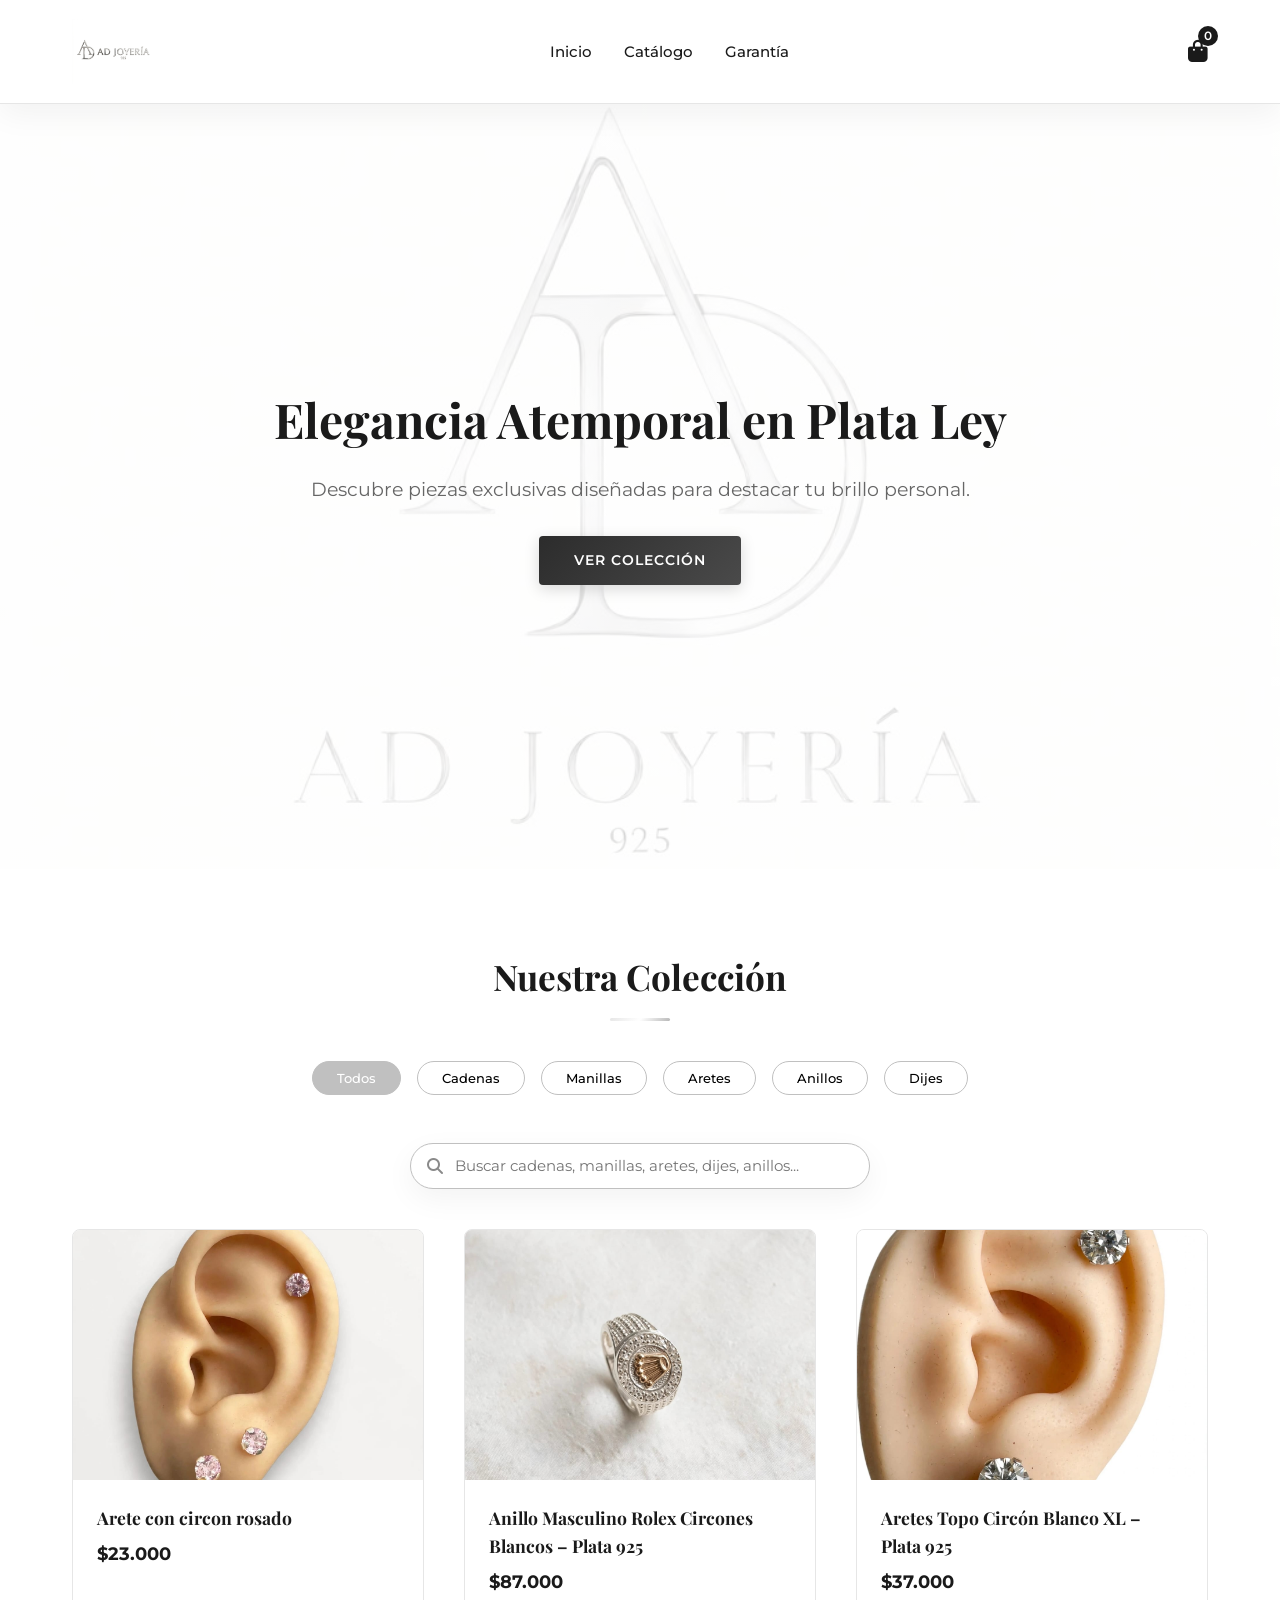
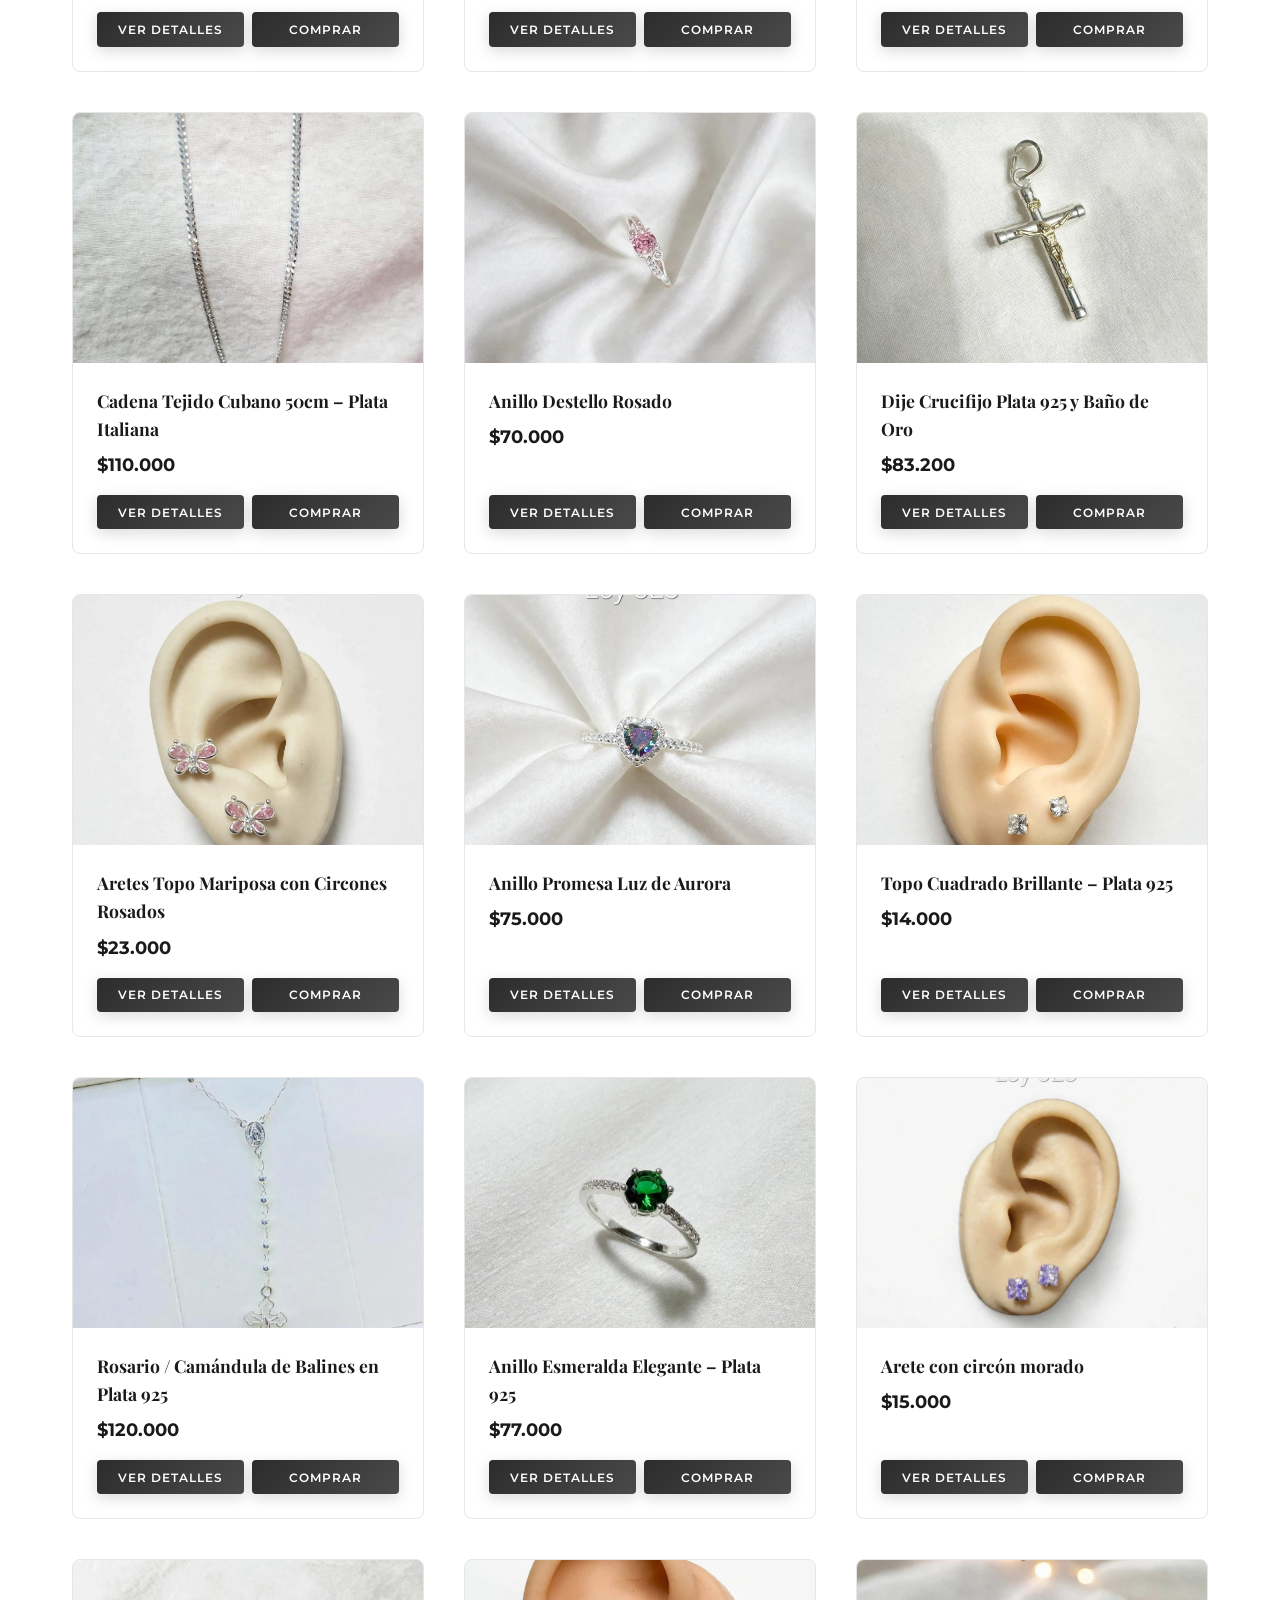
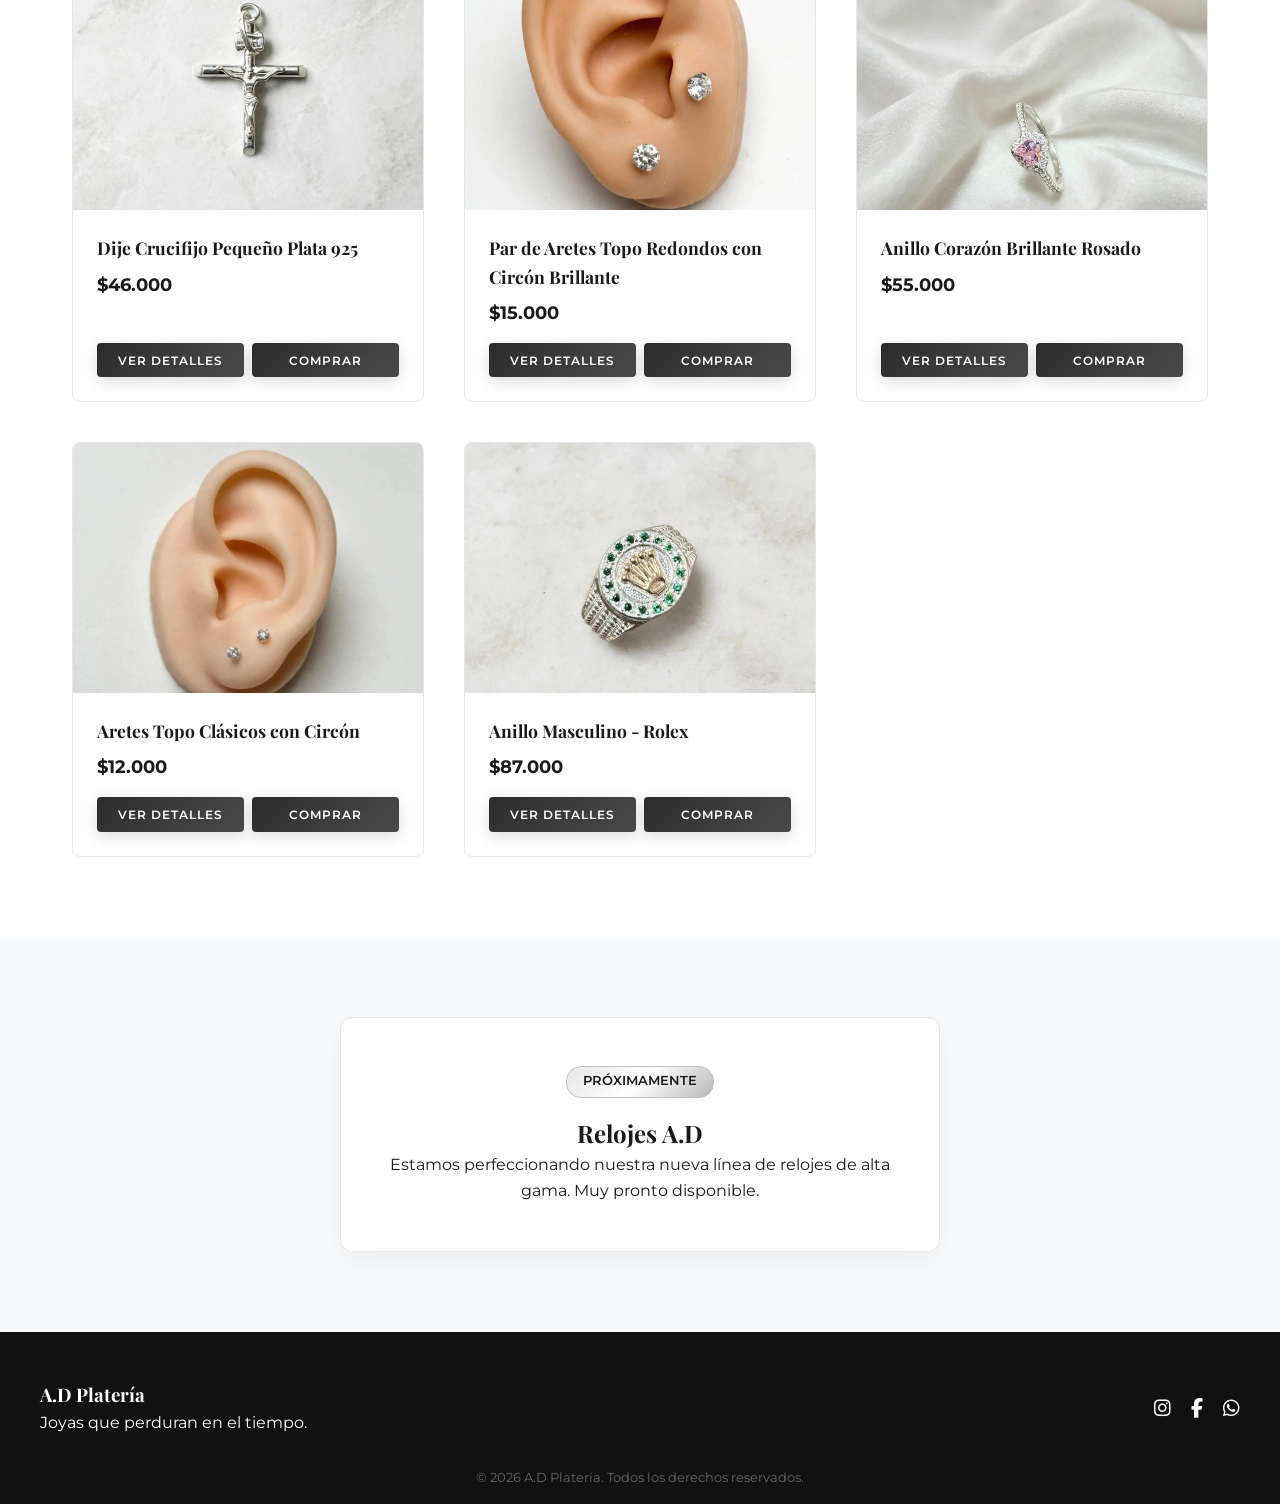
<file: index.html>
<!DOCTYPE html>
<html lang="es">
<head>
    <meta charset="UTF-8">
    <meta name="viewport" content="width=device-width, initial-scale=1.0">
    <title>A.D Platería | Joyería Fina en Plata Ley</title>
    <!-- Google Fonts -->
    <link rel="preconnect" href="https://fonts.googleapis.com">
    <link rel="preconnect" href="https://fonts.gstatic.com" crossorigin>
    <link href="https://fonts.googleapis.com/css2?family=Montserrat:wght@300;400;500;600;700&family=Playfair+Display:ital,wght@0,400;0,600;0,700;1,400&display=swap" rel="stylesheet">
    <!-- FontAwesome Íconos -->
    <link rel="stylesheet" href="https://cdnjs.cloudflare.com/ajax/libs/font-awesome/6.4.0/css/all.min.css">
    <link rel="stylesheet" href="style.css">
</head>
<body>

    <!-- Header / Navbar Sticky con Logo en Imagen -->
    <header class="header">
        <nav class="nav-container">
            <a href="#" class="logo-link">
                <img src="logo.png/Gemini_Generated_Image_99e41o99e41o99e4.jpg" alt="A.D Platería Logo" class="logo-img">
            </a>
            <ul class="nav-links">
                <li><a href="#inicio">Inicio</a></li>
                <li><a href="#catalogo">Catálogo</a></li>
                
                <li><a href="garantia.html">Garantía</a></li>
            </ul>
            <div class="cart-icon-wrapper" id="cart-toggle" title="Ver Carrito">
                <i class="fa-solid fa-bag-shopping"></i>
                <span class="cart-count" id="cart-count">0</span>
            </div>
        </nav>
    </header>

    <!-- Hero Section -->
    <section id="inicio" class="hero">
        <div class="hero-content fade-in-element">
            <h1>Elegancia Atemporal en Plata Ley</h1>
            <p>Descubre piezas exclusivas diseñadas para destacar tu brillo personal.</p>
            <a href="#catalogo" class="btn btn-silver">Ver Colección</a>
        </div>
    </section>

    <!-- Catálogo por Categorías -->
    <section id="catalogo" class="catalog-section">
        <div class="section-header fade-in-element">
            <h2>Nuestra Colección</h2>
            <div class="silver-divider"></div>
        </div>

        <div class="category-filters fade-in-element">
            <button class="filter-btn active" data-category="todos">Todos</button>
            <button class="filter-btn" data-category="cadenas">Cadenas</button>
            <button class="filter-btn" data-category="manillas">Manillas</button>
            <button class="filter-btn" data-category="aretes">Aretes</button>
            <button class="filter-btn" data-category="anillos">Anillos</button>
            <button class="filter-btn" data-category="dijes">Dijes</button>
        </div>

        <!-- Buscador con Lupa -->
        <div class="search-bar-wrapper fade-in-element visible">
            <div class="search-box">
                <i class="fa-solid fa-magnifying-glass search-icon"></i>
                <input 
                    type="text" 
                    id="search-input" 
                    placeholder="Buscar cadenas, manillas, aretes, dijes, anillos..." 
                    aria-label="Buscar productos"
                >
                <button type="button" id="clear-search-btn" class="clear-search-btn" title="Limpiar búsqueda" style="display: none;">
                    &times;
                </button>
            </div>
        </div>

        <div class="product-grid" id="product-grid">
            <!-- Cargando dinámicamente -->
            <div class="loading-spinner"><i class="fa-solid fa-spinner fa-spin"></i> Cargando joyas exclusivas...</div>
        </div>
    </section>

    <!-- Sección Especial: Relojes (Coming Soon) -->
    <section id="relojes" class="special-section">
        <div class="coming-soon-card fade-in-element">
            <div class="badge-silver">Próximamente</div>
            <h2>Relojes A.D</h2>
            <p>Estamos perfeccionando nuestra nueva línea de relojes de alta gama. Muy pronto disponible.</p>
        </div>
    </section>

    <!-- Footer -->
    <footer class="footer">
        <div class="footer-container">
            <div class="footer-brand">
                <h3>A.D Platería</h3>
                <p>Joyas que perduran en el tiempo.</p>
            </div>
            <div class="footer-socials">
                <a href="https://www.instagram.com/ad.joyeria.925?exln=a2N6Z3RlaTFqanM="><i class="fa-brands fa-instagram"></i></a>
                <a href="https://www.facebook.com/profile.php?id=61596670350196&mibextid=rS40aB7S9Ucbxw6v"><i class="fa-brands fa-facebook-f"></i></a>
                <a href="#"><i class="fa-brands fa-whatsapp"></i></a>
            </div>
        </div>
        <div class="footer-bottom">
            <p>&copy; 2026 A.D Platería. Todos los derechos reservados.</p>
        </div>
    </footer>

    <!-- Modal del Carrito y Checkout -->
    <div class="cart-modal" id="cart-modal">
        <div class="cart-modal-content">
            <div class="cart-modal-header">
                <h3>Tu Pedido</h3>
                <button class="close-btn" id="cart-close">&times;</button>
            </div>
            
            <div class="cart-items" id="cart-items">
                <!-- Ítems agregados dinámicamente -->
            </div>

            <div class="cart-total">
                <span>Total:</span>
                <span id="cart-total-price">$0</span>
            </div>

            <form id="checkout-form" class="checkout-form">
                <h4>Datos de Envío y Contacto</h4>
                <div class="form-group">
                    <input type="text" id="client-name" placeholder="Nombre Completo *" required>
                </div>
                <div class="form-group">
                    <input type="email" id="client-email" placeholder="Correo Electrónico *" required>
                </div>
                <button type="submit" class="btn btn-silver btn-block">
                    <i class="fa-brands fa-whatsapp"></i> Confirmar y Enviar por WhatsApp
                </button>
            </form>
        </div>
    </div>

    <!-- Modal de Detalles del Producto -->
    <div class="product-modal" id="product-detail-modal">
        <div class="product-modal-content">
            <button class="close-btn" id="detail-close">&times;</button>
            <div id="detail-modal-body">
                <!-- Contenido cargado dinámicamente -->
            </div>
        </div>
    </div>

    <!-- Contenedor de Notificaciones Toast -->
    <div id="toast-container" class="toast-container"></div>

    <script src="script.js"></script>
</body>
</html>
</file>
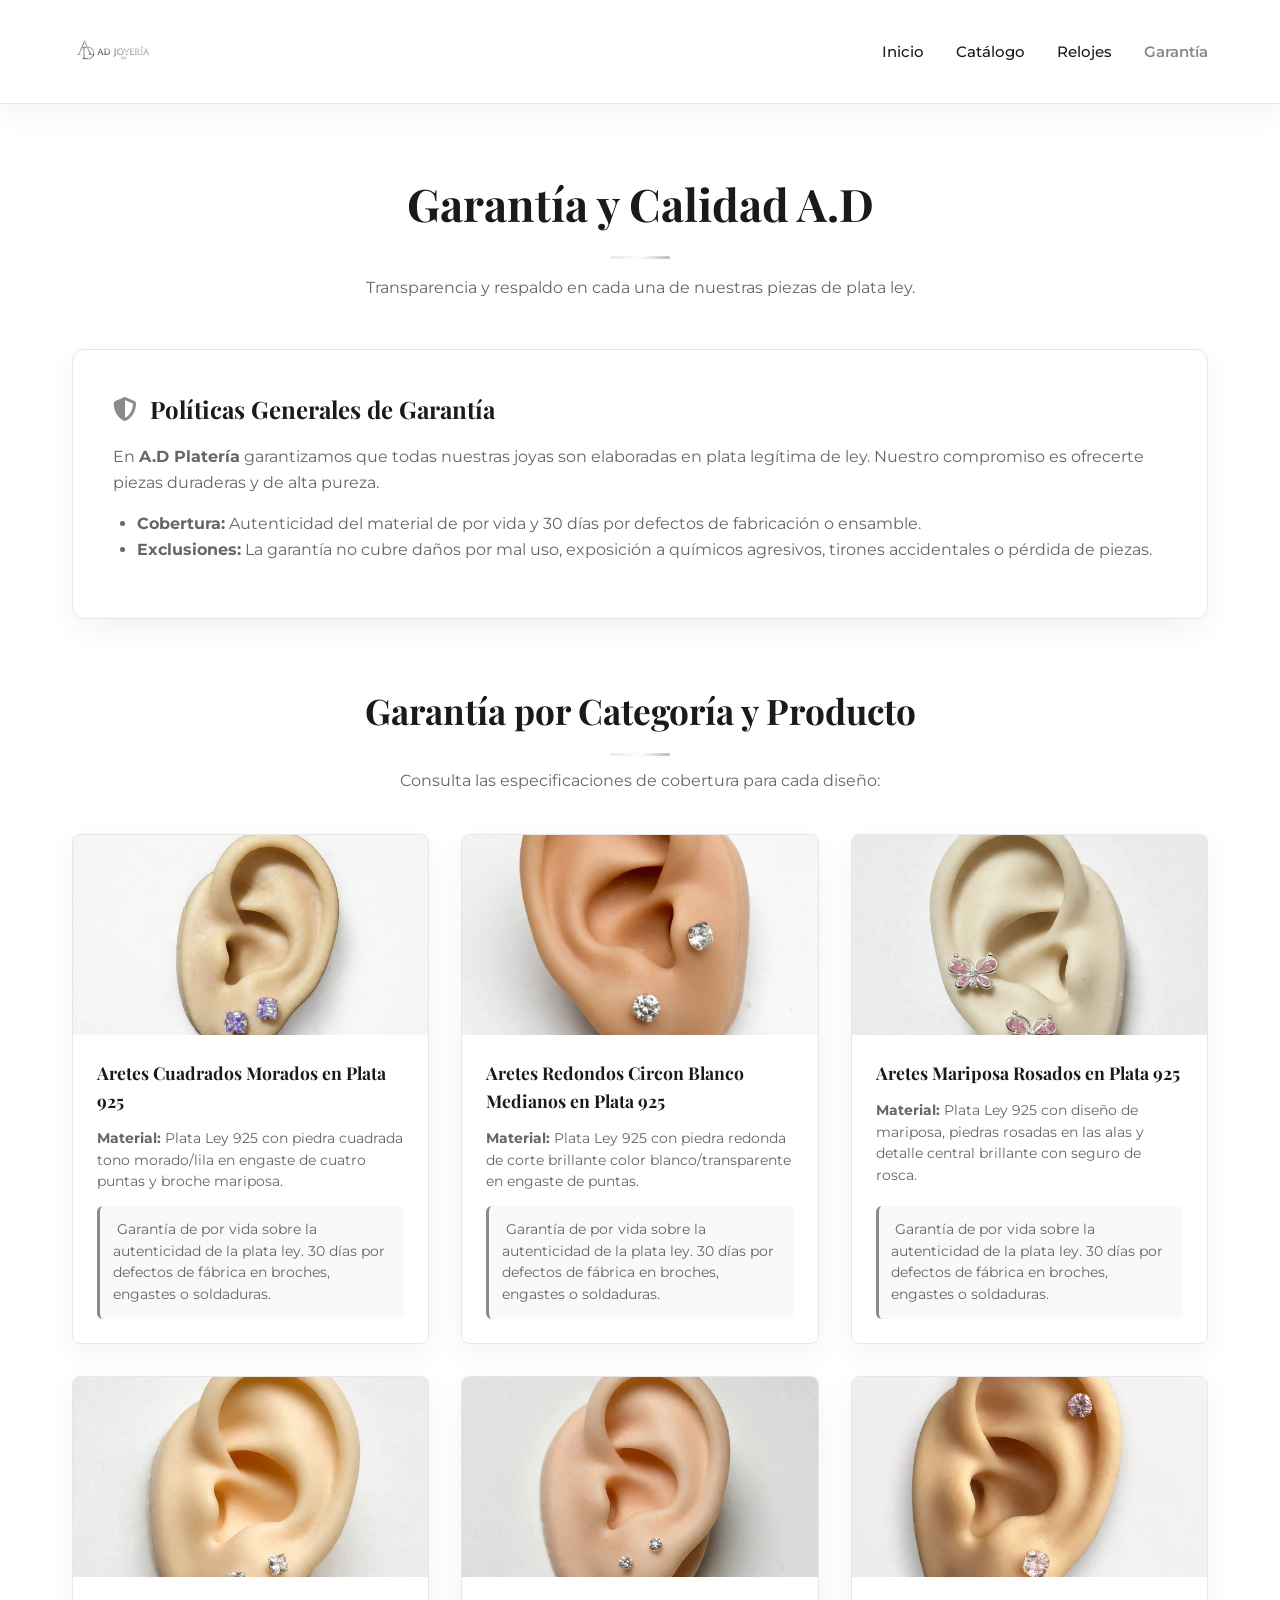
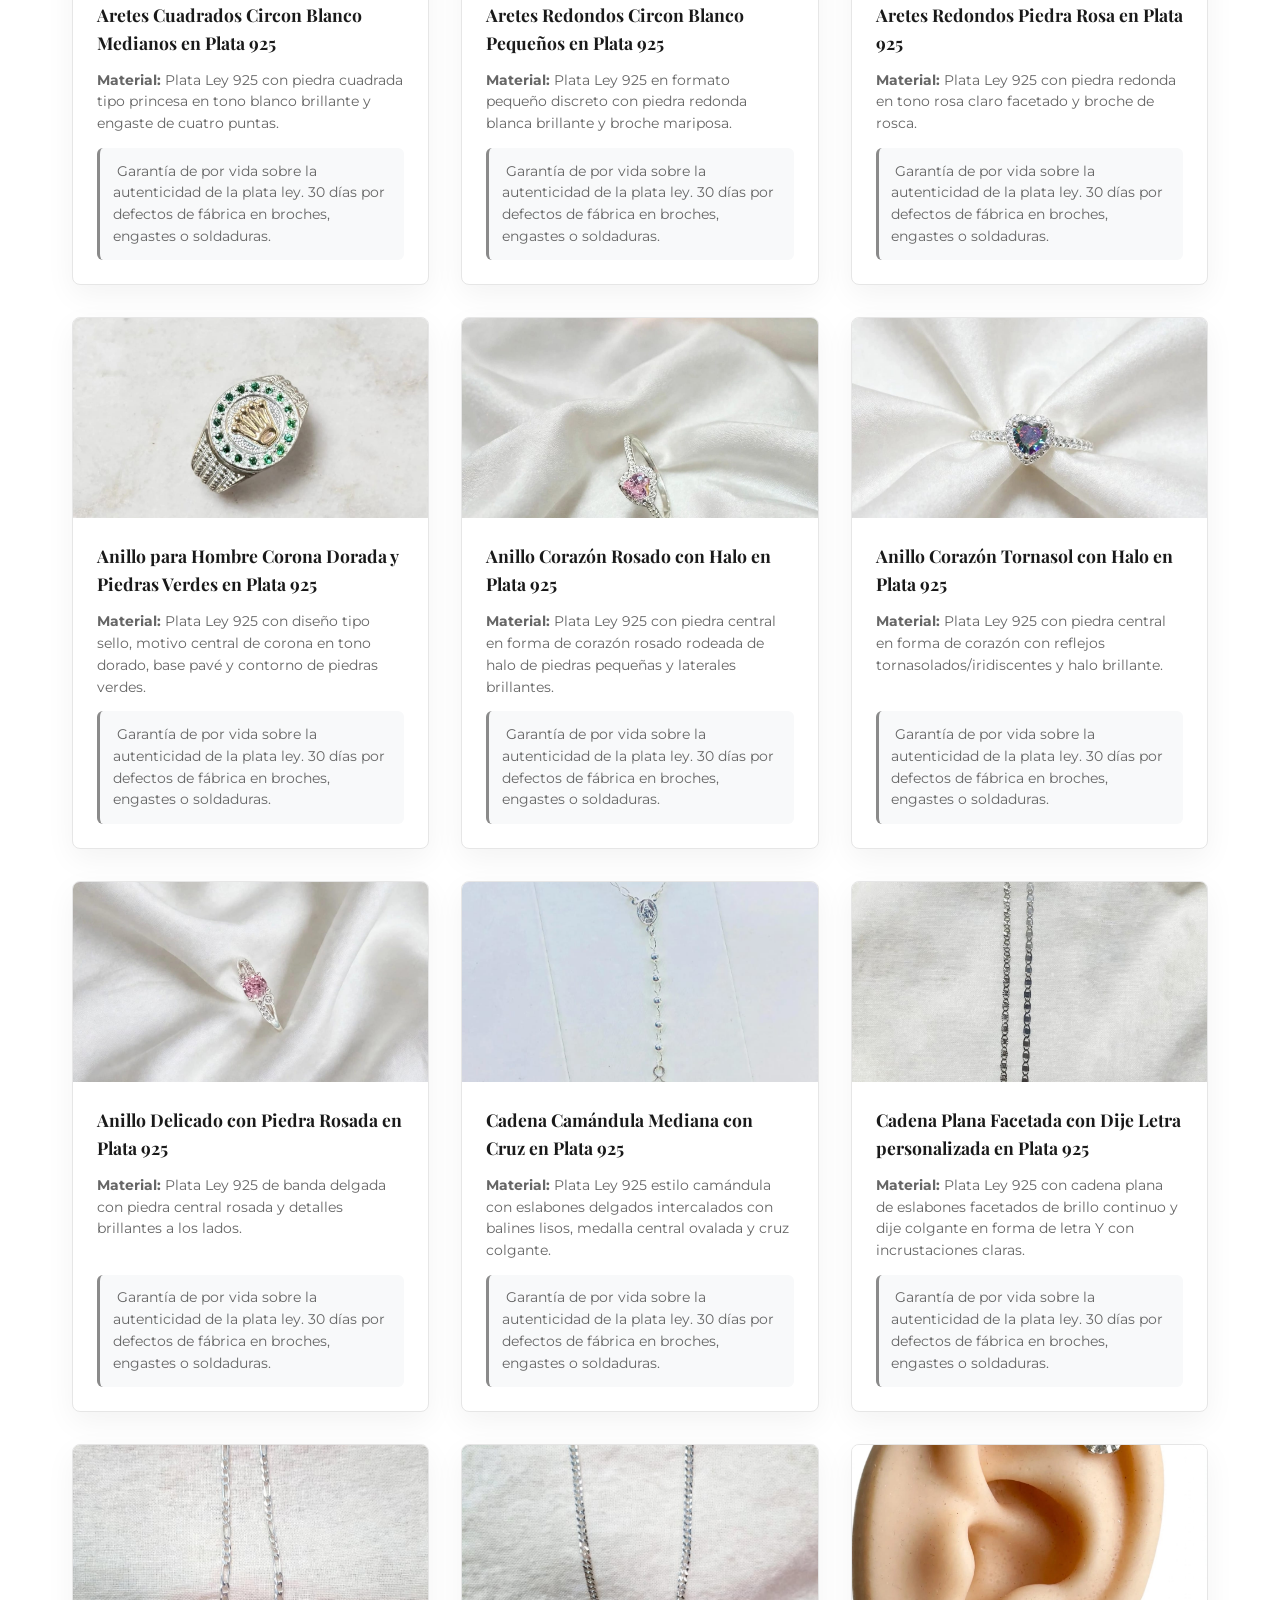
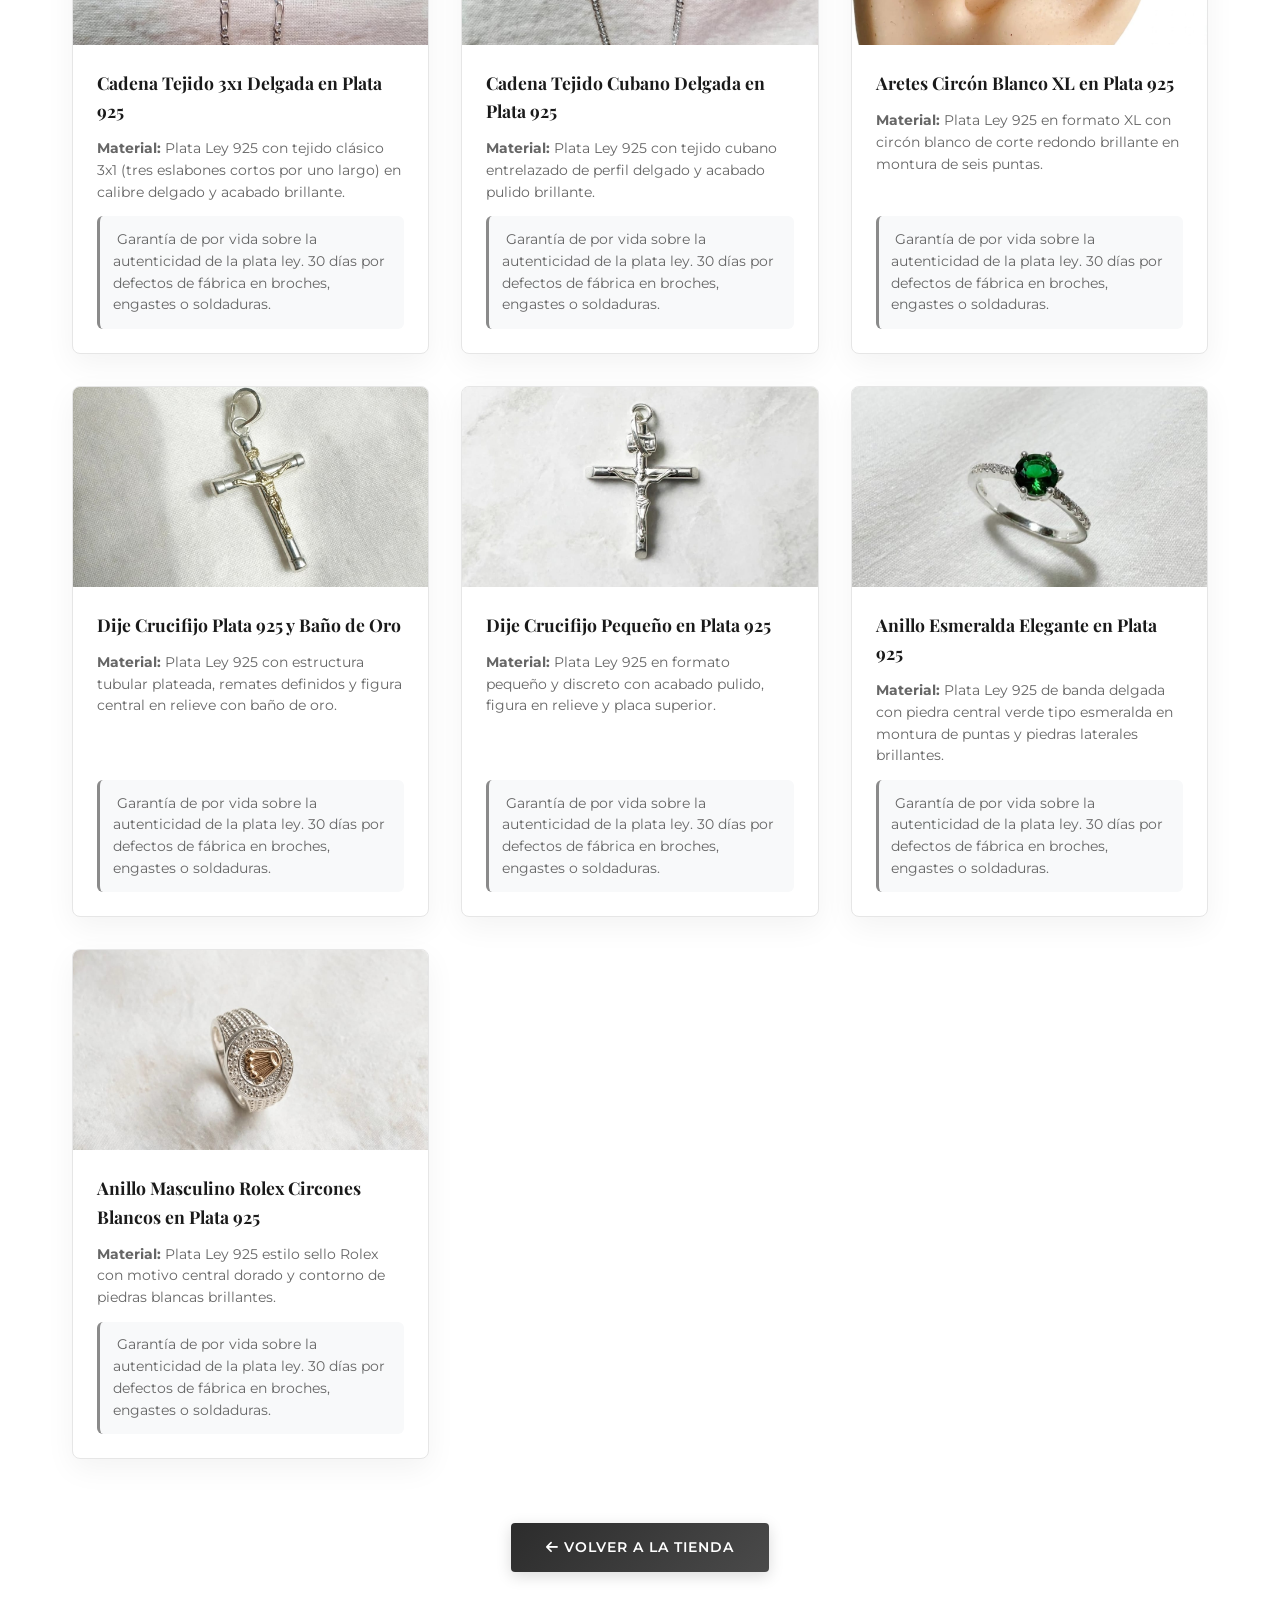
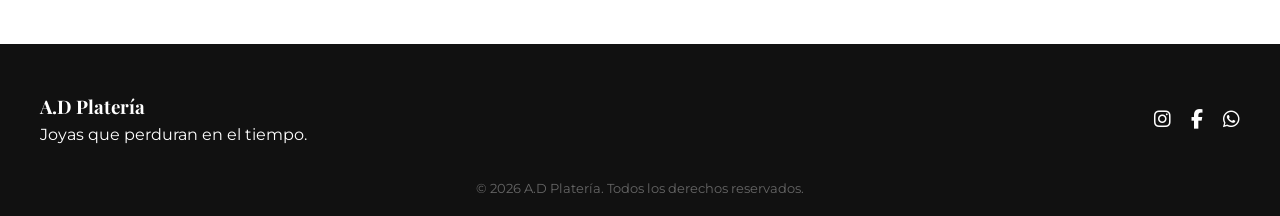
<file: garantia.html>
<!DOCTYPE html>
<html lang="es">
<head>
    <meta charset="UTF-8">
    <meta name="viewport" content="width=device-width, initial-scale=1.0">
    <title>Garantía y Respaldos | A.D Platería</title>
    <!-- Google Fonts -->
    <link rel="preconnect" href="https://fonts.googleapis.com">
    <link rel="preconnect" href="https://fonts.gstatic.com" crossorigin>
    <link href="https://fonts.googleapis.com/css2?family=Montserrat:wght@300;400;500;600;700&family=Playfair+Display:ital,wght@0,400;0,600;0,700;1,400&display=swap" rel="stylesheet">
    <!-- FontAwesome Íconos -->
    <link rel="stylesheet" href="https://cdnjs.cloudflare.com/ajax/libs/font-awesome/6.4.0/css/all.min.css">
    <!-- Vinculamos tu hoja de estilos principal -->
    <link rel="stylesheet" href="style.css">
    <style>
        /* Estilos específicos para la sección de productos en garantía */
        .warranty-container {
            max-width: 1200px;
            margin: 4rem auto;
            padding: 0 2rem;
        }
        .warranty-hero {
            text-align: center;
            margin-bottom: 3rem;
        }
        .warranty-hero h1 {
            font-size: 2.8rem;
            margin-bottom: 1rem;
        }
        .general-policy-card {
            background: #fff;
            border: 1px solid var(--silver-light);
            border-radius: 12px;
            padding: 2.5rem;
            box-shadow: var(--shadow-soft);
            margin-bottom: 4rem;
        }
        .general-policy-card h3 {
            font-size: 1.5rem;
            margin-bottom: 1rem;
            display: flex;
            align-items: center;
            gap: 0.8rem;
        }
        .general-policy-card h3 i {
            color: var(--silver-dark);
        }
        .general-policy-card p, .general-policy-card ul {
            color: var(--text-muted);
            margin-bottom: 1rem;
        }
        .general-policy-card ul {
            padding-left: 1.5rem;
        }
        .warranty-product-grid {
            display: grid;
            grid-template-columns: repeat(auto-fill, minmax(280px, 1fr));
            gap: 2rem;
            margin-top: 2rem;
        }
        .warranty-item-card {
            background: #fff;
            border: 1px solid var(--silver-light);
            border-radius: 8px;
            overflow: hidden;
            box-shadow: var(--shadow-soft);
            display: flex;
            flex-direction: column;
        }
        .warranty-item-img {
            width: 100%;
            height: 200px;
            object-fit: cover;
        }
        .warranty-item-info {
            padding: 1.5rem;
            flex-grow: 1;
            display: flex;
            flex-direction: column;
        }
        .warranty-item-info h4 {
            font-family: 'Playfair Display', serif;
            font-size: 1.1rem;
            margin-bottom: 0.8rem;
        }
        .warranty-box {
            background: var(--bg-secondary);
            padding: 0.8rem;
            border-radius: 6px;
            font-size: 0.85rem;
            color: var(--text-muted);
            margin-top: auto;
            border-left: 3px solid var(--silver-dark);
        }
        .back-home {
            text-align: center;
            margin: 4rem 0 2rem;
        }
    </style>
</head>
<body>

    <!-- Header / Navbar -->
    <header class="header">
        <nav class="nav-container">
            <a href="index.html" class="logo-link">
                <img src="logo.png/Gemini_Generated_Image_99e41o99e41o99e4.jpg" alt="A.D Platería Logo" class="logo-img">
            </a>
            <ul class="nav-links">
                <li><a href="index.html#inicio">Inicio</a></li>
                <li><a href="index.html#catalogo">Catálogo</a></li>
                <li><a href="index.html#relojes">Relojes</a></li>
                <li><a href="garantia.html" style="color: var(--silver-dark); font-weight: 600;">Garantía</a></li>
            </ul>
        </nav>
    </header>

    <!-- Contenido Principal -->
    <main class="warranty-container">
        <div class="warranty-hero">
            <h1>Garantía y Calidad A.D</h1>
            <div class="silver-divider"></div>
            <p style="margin-top: 1rem; color: var(--text-muted);">Transparencia y respaldo en cada una de nuestras piezas de plata ley.</p>
        </div>

        <!-- Tarjeta de Políticas Generales -->
        <div class="general-policy-card">
            <h3><i class="fa-solid fa-shield-halved"></i> Políticas Generales de Garantía</h3>
            <p>En <strong>A.D Platería</strong> garantizamos que todas nuestras joyas son elaboradas en plata legítima de ley. Nuestro compromiso es ofrecerte piezas duraderas y de alta pureza.</p>
            <ul>
                <li><strong>Cobertura:</strong> Autenticidad del material de por vida y 30 días por defectos de fabricación o ensamble.</li>
                <li><strong>Exclusiones:</strong> La garantía no cubre daños por mal uso, exposición a químicos agresivos, tirones accidentales o pérdida de piezas.</li>
            </ul>
        </div>

        <!-- Sección de Productos y sus Garantías Específicas -->
        <div class="section-header">
            <h2>Garantía por Categoría y Producto</h2>
            <div class="silver-divider"></div>
            <p style="margin-top: 0.8rem; color: var(--text-muted);">Consulta las especificaciones de cobertura para cada diseño:</p>
        </div>

        <div class="warranty-product-grid" id="warranty-product-grid">
            <!-- Los productos se cargarán dinámicamente desde garantias-productos.json -->
            <p style="text-align: center; grid-column: 1/-1; color: var(--text-muted);">Cargando información de garantías...</p>
        </div>

        <div class="back-home">
            <a href="index.html" class="btn btn-silver">
                <i class="fa-solid fa-arrow-left"></i> Volver a la Tienda
            </a>
        </div>
    </main>

    <!-- Footer -->
    <footer class="footer">
        <div class="footer-container">
            <div class="footer-brand">
                <h3>A.D Platería</h3>
                <p>Joyas que perduran en el tiempo.</p>
            </div>
            <div class="footer-socials">
                <a href="#"><i class="fa-brands fa-instagram"></i></a>
                <a href="#"><i class="fa-brands fa-facebook-f"></i></a>
                <a href="#"><i class="fa-brands fa-whatsapp"></i></a>
            </div>
        </div>
        <div class="footer-bottom">
            <p>&copy; 2026 A.D Platería. Todos los derechos reservados.</p>
        </div>
    </footer>

    <!-- Script específico para cargar los productos de garantía -->
    <script>
        document.addEventListener('DOMContentLoaded', async () => {
            const grid = document.getElementById('warranty-product-grid');
            
            // Respaldo por si se abre localmente sin servidor (CORS)
            const fallbackWarranty = [
                { id: 1, nombre: "Cadena Tejido Veneciano 50cm", imagen: "https://images.unsplash.com/photo-1599643478518-a784e5dc4c8f?q=80&w=800&auto=format&fit=crop", detalles_material: "Plata Ley 925 sólida, acabado pulido brillante.", garantia_producto: "Garantía de por vida sobre autenticidad. 30 días en broches." },
                { id: 2, nombre: "Cadena Dije Medalla San Benito", imagen: "https://images.unsplash.com/photo-1611591475179-62cd3579893d?q=80&w=800&auto=format&fit=crop", detalles_material: "Plata Ley 925 con detalles oxidados oscuros.", garantia_producto: "Garantía de autenticidad del material por 30 días." },
                { id: 3, nombre: "Manilla Tejido Escalera", imagen: "https://images.unsplash.com/photo-1611591475179-62cd3579893d?q=80&w=800&auto=format&fit=crop", detalles_material: "Plata Ley 925 flexible y resistente.", garantia_producto: "Garantía de 30 días por fallas en el broche." },
                { id: 4, nombre: "Manilla Balines Plata 925", imagen: "https://images.unsplash.com/photo-1599643478518-a784e5dc4c8f?q=80&w=800&auto=format&fit=crop", detalles_material: "Balines de plata ley 925 sobre hilo resistente.", garantia_producto: "Garantía de 30 días por roturas de fábrica." },
                { id: 5, nombre: "Tobillera Cascabeles & Dijes", imagen: "https://images.unsplash.com/photo-1599643478518-a784e5dc4c8f?q=80&w=800&auto=format&fit=crop", detalles_material: "Plata Ley 925 hipoalergénica.", garantia_producto: "Garantía de 30 días por defectos de fabricación." },
                { id: 6, nombre: "Tobillera Minimalista Doble Hilo", imagen: "https://images.unsplash.com/photo-1611591475179-62cd3579893d?q=80&w=800&auto=format&fit=crop", detalles_material: "Plata Ley 925 ligera y duradera.", garantia_producto: "Garantía de autenticidad por 30 días." }
            ];

            try {
                const response = await fetch('garantias-productos.json');
                if (!response.ok) throw new Error('Error al cargar JSON');
                const products = await response.json();
                renderWarrantyProducts(products);
            } catch (error) {
                console.warn('Usando datos de respaldo para garantías.', error);
                renderWarrantyProducts(fallbackWarranty);
            }

            function renderWarrantyProducts(items) {
                grid.innerHTML = '';
                items.forEach(item => {
                    const card = document.createElement('div');
                    card.className = 'warranty-item-card';
                    card.innerHTML = `
                        <img src="${item.imagen}" alt="${item.nombre}" class="warranty-item-img">
                        <div class="warranty-item-info">
                            <h4>${item.nombre}</h4>
                            <p style="font-size: 0.85rem; color: var(--text-muted); margin-bottom: 0.8rem;"><strong>Material:</strong> ${item.detalles_material}</p>
                            <div class="warranty-box">
                                <i class="fa-solid fa-shield-check" style="color: var(--silver-dark);"></i> ${item.garantia_producto}
                            </div>
                        </div>
                    `;
                    grid.appendChild(card);
                });
            }
        });
    </script>
</body>
</html>
</file>
<file: style.css>
/* ==========================================
   1. VARIABLES & RESET
   ========================================== */
:root {
    --bg-primary: #ffffff;
    --bg-secondary: #f8f9fa;
    --text-dark: #1a1a1a;
    --text-muted: #666666;
    
    --silver-light: #e6e6e6;
    --silver-base: #c0c0c0;
    --silver-dark: #8a8a8a;
    --silver-gradient: linear-gradient(135deg, #e6e6e6 0%, #ffffff 50%, #b8b8b8 100%);
    --silver-btn-gradient: linear-gradient(135deg, #2c2c2c 0%, #4a4a4a 100%);
    --silver-hover-gradient: linear-gradient(135deg, #b8b8b8 0%, #e6e6e6 50%, #8a8a8a 100%);
    
    --shadow-soft: 0 10px 30px rgba(0, 0, 0, 0.05);
    --shadow-metallic: 0 8px 25px rgba(192, 192, 192, 0.35);
    --transition-fast: all 0.3s ease;
}

* {
    margin: 0;
    padding: 0;
    box-sizing: border-box;
}

html {
    scroll-behavior: smooth;
}

body {
    font-family: 'Montserrat', sans-serif;
    background-color: var(--bg-primary);
    color: var(--text-dark);
    line-height: 1.6;
    overflow-x: hidden;
}

h1, h2, h3 {
    font-family: 'Playfair Display', serif;
}

/* ==========================================
   2. HEADER & LOGO
   ========================================== */
.header {
    position: sticky;
    top: 0;
    z-index: 1000;
    background: rgba(255, 255, 255, 0.95);
    backdrop-filter: blur(10px);
    border-bottom: 1px solid var(--silver-light);
    box-shadow: var(--shadow-soft);
}

.nav-container {
    max-width: 1200px;
    margin: 0 auto;
    padding: 1.2rem 2rem;
    display: flex;
    justify-content: space-between;
    align-items: center;
}

.logo-link {
    display: flex;
    align-items: center;
    text-decoration: none;
}

.logo-img {
    height: 65px; /* Ajusta aquí el tamaño de tu logo si lo deseas */
    width: auto;
    object-fit: contain;
    transition: transform 0.3s ease;
}

.logo-link:hover .logo-img {
    transform: scale(1.04);
}

.nav-links {
    display: flex;
    list-style: none;
    gap: 2rem;
}

.nav-links a {
    text-decoration: none;
    color: var(--text-dark);
    font-weight: 500;
    font-size: 0.95rem;
    transition: var(--transition-fast);
}

.nav-links a:hover {
    color: var(--silver-dark);
}

.cart-icon-wrapper {
    position: relative;
    cursor: pointer;
    font-size: 1.4rem;
    color: var(--text-dark);
}

.cart-count {
    position: absolute;
    top: -8px;
    right: -10px;
    background: var(--text-dark);
    color: #fff;
    font-size: 0.75rem;
    width: 20px;
    height: 20px;
    border-radius: 50%;
    display: flex;
    align-items: center;
    justify-content: center;
    font-weight: 600;
}

/* ==========================================
   3. HERO SECTION
   ========================================== */
.hero {
    height: 85vh;
    background: linear-gradient(rgba(255, 255, 255, 0.8), rgba(255, 255, 255, 0.8)), url('logo.png/Logo_plateria.jpeg') center/cover no-repeat;
    display: flex;
    align-items: center;
    justify-content: center;
    text-align: center;
    padding: 0 1rem;
}

.hero-content h1 {
    font-size: 3rem;
    margin-bottom: 1rem;
    color: var(--text-dark);
}

.hero-content p {
    font-size: 1.2rem;
    color: var(--text-muted);
    margin-bottom: 2rem;
}

/* ==========================================
   4. BOTONES & EFECTO HOVER DE LUJO
   ========================================== */
.btn {
    display: inline-block;
    padding: 0.85rem 2.2rem;
    border: none;
    border-radius: 4px;
    font-family: 'Montserrat', sans-serif;
    font-weight: 600;
    text-transform: uppercase;
    font-size: 0.85rem;
    letter-spacing: 1px;
    cursor: pointer;
    text-decoration: none;
    transition: var(--transition-fast);
    position: relative;
    overflow: hidden;
}

.btn-silver {
    background: var(--silver-btn-gradient);
    color: #ffffff;
    box-shadow: 0 4px 15px rgba(0,0,0,0.15);
}

.btn-silver::before {
    content: '';
    position: absolute;
    top: 0;
    left: -100%;
    width: 100%;
    height: 100%;
    background: linear-gradient(90deg, transparent, rgba(255,255,255,0.4), transparent);
    transition: 0.5s;
}

.btn-silver:hover::before {
    left: 100%;
}

.btn-silver:hover {
    background: var(--silver-hover-gradient);
    color: var(--text-dark);
    box-shadow: var(--shadow-metallic);
    transform: translateY(-2px);
}

/* ==========================================
   5. CATÁLOGO & PRODUCTOS
   ========================================== */
.catalog-section {
    max-width: 1200px;
    margin: 5rem auto;
    padding: 0 2rem;
}

.section-header {
    text-align: center;
    margin-bottom: 2.5rem;
}

.section-header h2 {
    font-size: 2.2rem;
}

.silver-divider {
    width: 60px;
    height: 3px;
    background: var(--silver-gradient);
    margin: 0.8rem auto 0;
    border-radius: 2px;
}

.category-filters {
    display: flex;
    justify-content: center;
    gap: 1rem;
    margin-bottom: 3rem;
    flex-wrap: wrap;
}

.filter-btn {
    background: transparent;
    border: 1px solid var(--silver-base);
    padding: 0.5rem 1.5rem;
    border-radius: 20px;
    cursor: pointer;
    font-family: 'Montserrat', sans-serif;
    font-weight: 500;
    transition: var(--transition-fast);
}

.filter-btn.active, .filter-btn:hover {
    background: var(--silver-base);
    color: #fff;
}

.product-grid {
    display: grid;
    grid-template-columns: repeat(auto-fill, minmax(280px, 1fr));
    gap: 2.5rem;
}

.loading-spinner {
    grid-column: 1 / -1;
    text-align: center;
    padding: 4rem;
    font-size: 1.1rem;
    color: var(--text-muted);
}

.product-card {
    background: #fff;
    border: 1px solid var(--silver-light);
    border-radius: 8px;
    overflow: hidden;
    transition: var(--transition-fast);
    display: flex;
    flex-direction: column;
}

.product-card:hover {
    box-shadow: var(--shadow-metallic);
    transform: translateY(-5px);
}

.product-img {
    width: 100%;
    height: 250px;
    object-fit: cover;
}

.product-info {
    padding: 1.5rem;
    display: flex;
    flex-direction: column;
    flex-grow: 1;
}

.product-info h3 {
    font-size: 1.1rem;
    margin-bottom: 0.5rem;
}

.product-price {
    font-weight: 700;
    color: var(--text-dark);
    margin-bottom: 1rem;
    font-size: 1.1rem;
}

/* ==========================================
   6. SECCIÓN RELOJES
   ========================================== */
.special-section {
    background: var(--bg-secondary);
    padding: 5rem 2rem;
    display: flex;
    justify-content: center;
}

.coming-soon-card {
    background: #fff;
    border: 1px solid var(--silver-light);
    padding: 3rem;
    border-radius: 12px;
    text-align: center;
    max-width: 600px;
    box-shadow: var(--shadow-soft);
}

.badge-silver {
    display: inline-block;
    background: var(--silver-gradient);
    border: 1px solid var(--silver-base);
    padding: 0.3rem 1rem;
    border-radius: 15px;
    font-size: 0.8rem;
    font-weight: 600;
    text-transform: uppercase;
    margin-bottom: 1rem;
}

/* ==========================================
   7. MODAL CARRITO & MODAL DETALLES
   ========================================== */
.cart-modal, .product-modal {
    position: fixed;
    top: 0;
    right: -100%;
    width: 100%;
    height: 100%;
    background: rgba(0,0,0,0.6);
    z-index: 2000;
    transition: right 0.4s ease;
    display: flex;
    justify-content: flex-end;
}

.cart-modal.open, .product-modal.open {
    right: 0;
    left: 0;
}

.cart-modal-content {
    background: #fff;
    width: 100%;
    max-width: 420px;
    height: 100%;
    padding: 2rem;
    display: flex;
    flex-direction: column;
    overflow-y: auto;
    margin-left: auto;
}

.product-modal {
    justify-content: center;
    align-items: center;
}

.product-modal-content {
    background: #fff;
    width: 90%;
    max-width: 550px;
    padding: 2.5rem;
    border-radius: 12px;
    position: relative;
    box-shadow: var(--shadow-metallic);
    max-height: 90vh;
    overflow-y: auto;
}

.cart-modal-header {
    display: flex;
    justify-content: space-between;
    align-items: center;
    border-bottom: 1px solid var(--silver-light);
    padding-bottom: 1rem;
}

.close-btn {
    background: none;
    border: none;
    font-size: 1.8rem;
    cursor: pointer;
}

.cart-items {
    flex-grow: 1;
    margin: 1.5rem 0;
    overflow-y: auto;
    max-height: 40vh;
}

.cart-item {
    display: flex;
    justify-content: space-between;
    align-items: center;
    margin-bottom: 1rem;
    padding-bottom: 0.8rem;
    border-bottom: 1px solid var(--bg-secondary);
}

.cart-item-controls {
    display: flex;
    align-items: center;
    gap: 0.5rem;
    margin-top: 0.3rem;
}

.cart-item-controls button {
    background: var(--silver-light);
    border: none;
    width: 24px;
    height: 24px;
    border-radius: 4px;
    cursor: pointer;
    font-weight: bold;
}

.cart-total {
    font-size: 1.2rem;
    font-weight: 700;
    display: flex;
    justify-content: space-between;
    margin-bottom: 1.5rem;
    border-top: 2px solid var(--silver-light);
    padding-top: 1rem;
}

.checkout-form .form-group {
    margin-bottom: 1rem;
}

.checkout-form input {
    width: 100%;
    padding: 0.8rem;
    border: 1px solid var(--silver-base);
    border-radius: 4px;
    font-family: 'Montserrat', sans-serif;
}

.btn-block {
    width: 100%;
}

.modal-section-title {
    font-size: 1rem;
    font-weight: 600;
    margin-top: 1rem;
    margin-bottom: 0.3rem;
    color: var(--text-dark);
    display: flex;
    align-items: center;
    gap: 0.5rem;
}

.modal-section-title i {
    color: var(--silver-dark);
}

.modal-desc, .modal-warranty {
    font-size: 0.95rem;
    color: var(--text-muted);
    margin-bottom: 1rem;
}

/* ==========================================
   8. NOTIFICACIONES TOAST (FEEDBACK)
   ========================================== */
.toast-container {
    position: fixed;
    bottom: 20px;
    right: 20px;
    z-index: 9999;
    display: flex;
    flex-direction: column;
    gap: 10px;
}

.toast {
    background: #1a1a1a;
    color: #fff;
    padding: 12px 20px;
    border-radius: 6px;
    font-size: 0.9rem;
    box-shadow: var(--shadow-soft);
    animation: slideIn 0.3s ease, fadeOut 0.3s ease 2.7s forwards;
    border-left: 4px solid var(--silver-base);
}

@keyframes slideIn {
    from { transform: translateX(100%); opacity: 0; }
    to { transform: translateX(0); opacity: 1; }
}

@keyframes fadeOut {
    to { opacity: 0; transform: translateY(10px); }
}

/* ==========================================
   9. FOOTER & RESPONSIVE
   ========================================== */
.footer {
    background: #111;
    color: #fff;
    padding: 3rem 2rem 1rem;
}

.footer-container {
    max-width: 1200px;
    margin: 0 auto;
    display: flex;
    justify-content: space-between;
    align-items: center;
    margin-bottom: 2rem;
}

.footer-socials a {
    color: #fff;
    font-size: 1.2rem;
    margin-left: 1rem;
    transition: var(--transition-fast);
}

.footer-socials a:hover {
    color: var(--silver-base);
}

.footer-bottom {
    text-align: center;
    font-size: 0.8rem;
    color: var(--text-muted);
}

@media (max-width: 768px) {
    .nav-links { display: none; }
    .hero-content h1 { font-size: 2.2rem; }
    .footer-container { flex-direction: column; gap: 1.5rem; text-align: center; }
}

.search-bar-wrapper {
    display: flex;
    justify-content: center;
    margin-bottom: 2.5rem;
}

.search-box {
    position: relative;
    width: 100%;
    max-width: 460px;
    display: flex;
    align-items: center;
    background: #fff;
    border: 1px solid var(--silver-base);
    border-radius: 30px;
    padding: 0.35rem 1rem;
    box-shadow: var(--shadow-soft);
    transition: var(--transition-fast);
}

.search-box:focus-within {
    border-color: var(--silver-dark);
    box-shadow: var(--shadow-metallic);
}

.search-icon {
    color: var(--silver-dark);
    font-size: 1rem;
    margin-right: 0.75rem;
}

.search-box input {
    width: 100%;
    border: none;
    outline: none;
    background: transparent;
    font-family: 'Montserrat', sans-serif;
    font-size: 0.92rem;
    color: var(--text-dark);
    padding: 0.45rem 0;
}

.clear-search-btn {
    background: none;
    border: none;
    color: var(--text-muted);
    font-size: 1.3rem;
    line-height: 1;
    cursor: pointer;
    padding: 0 0.25rem;
}
</file>
